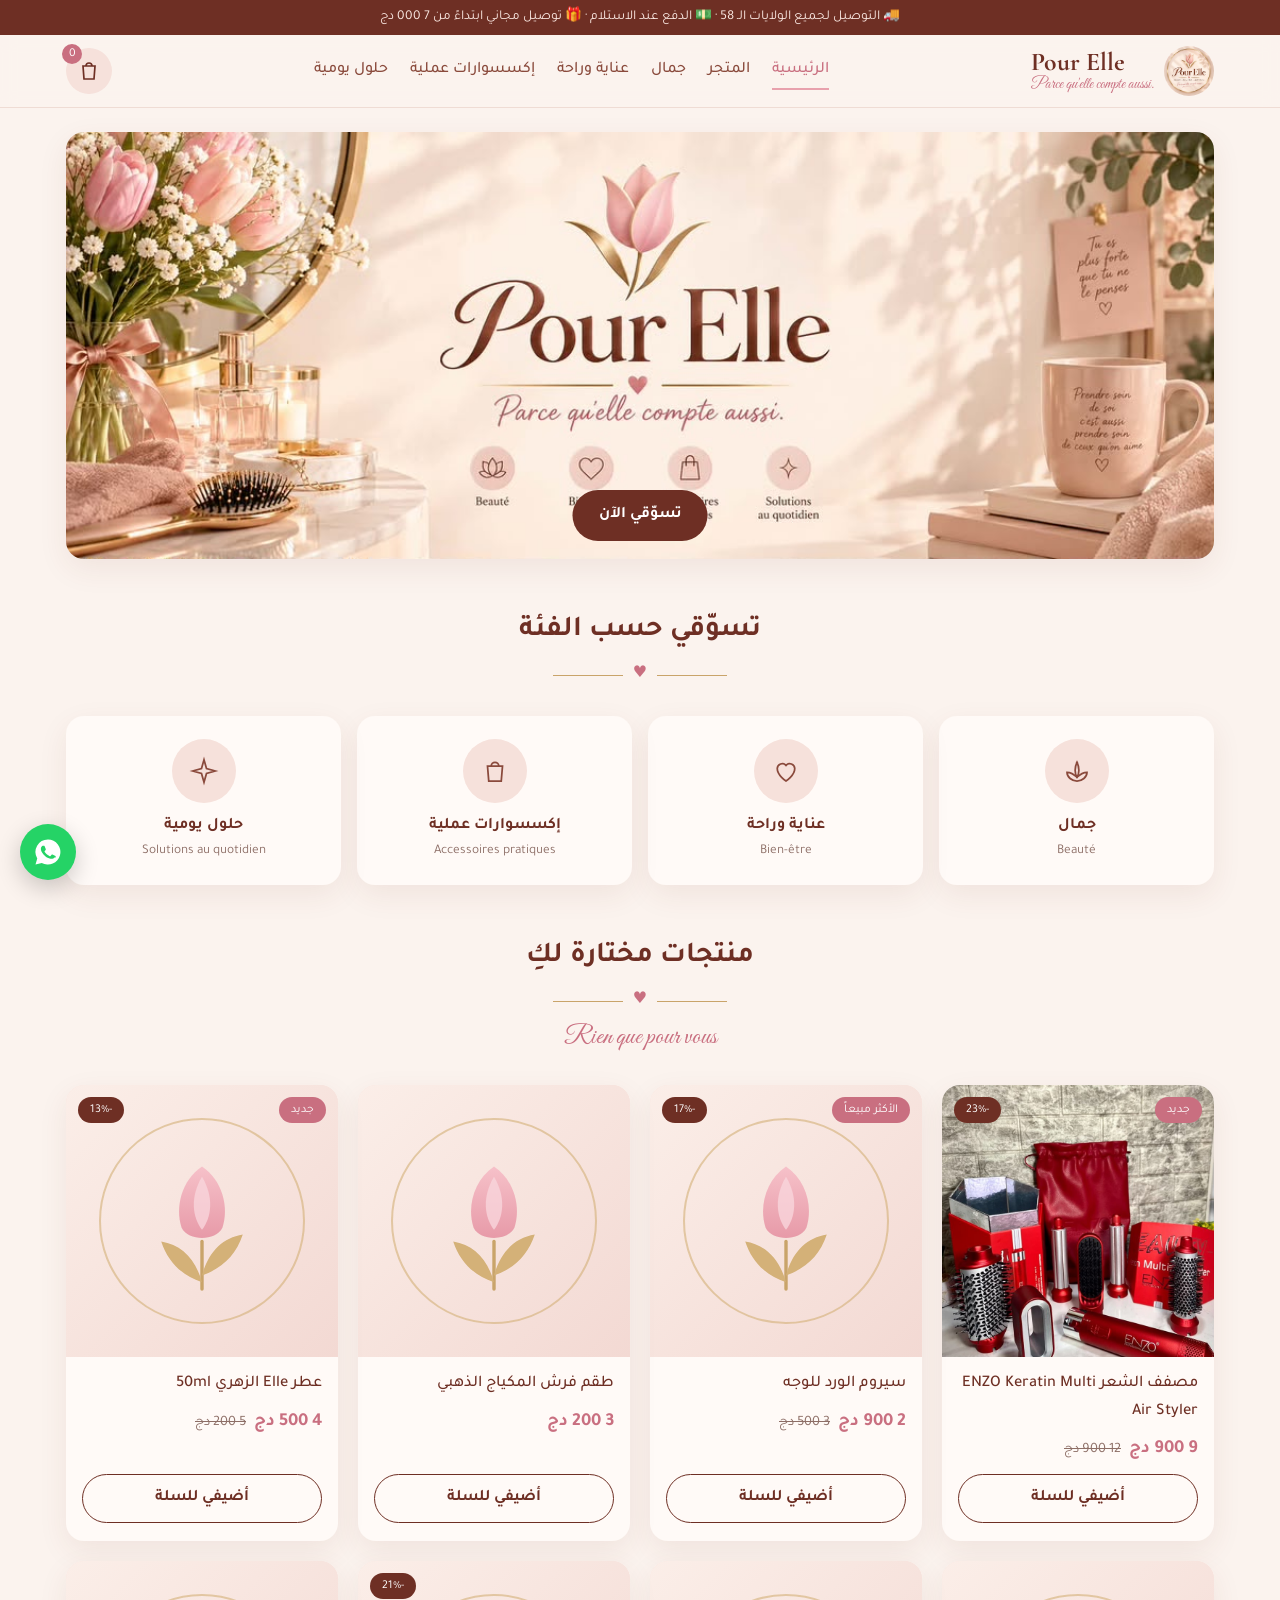
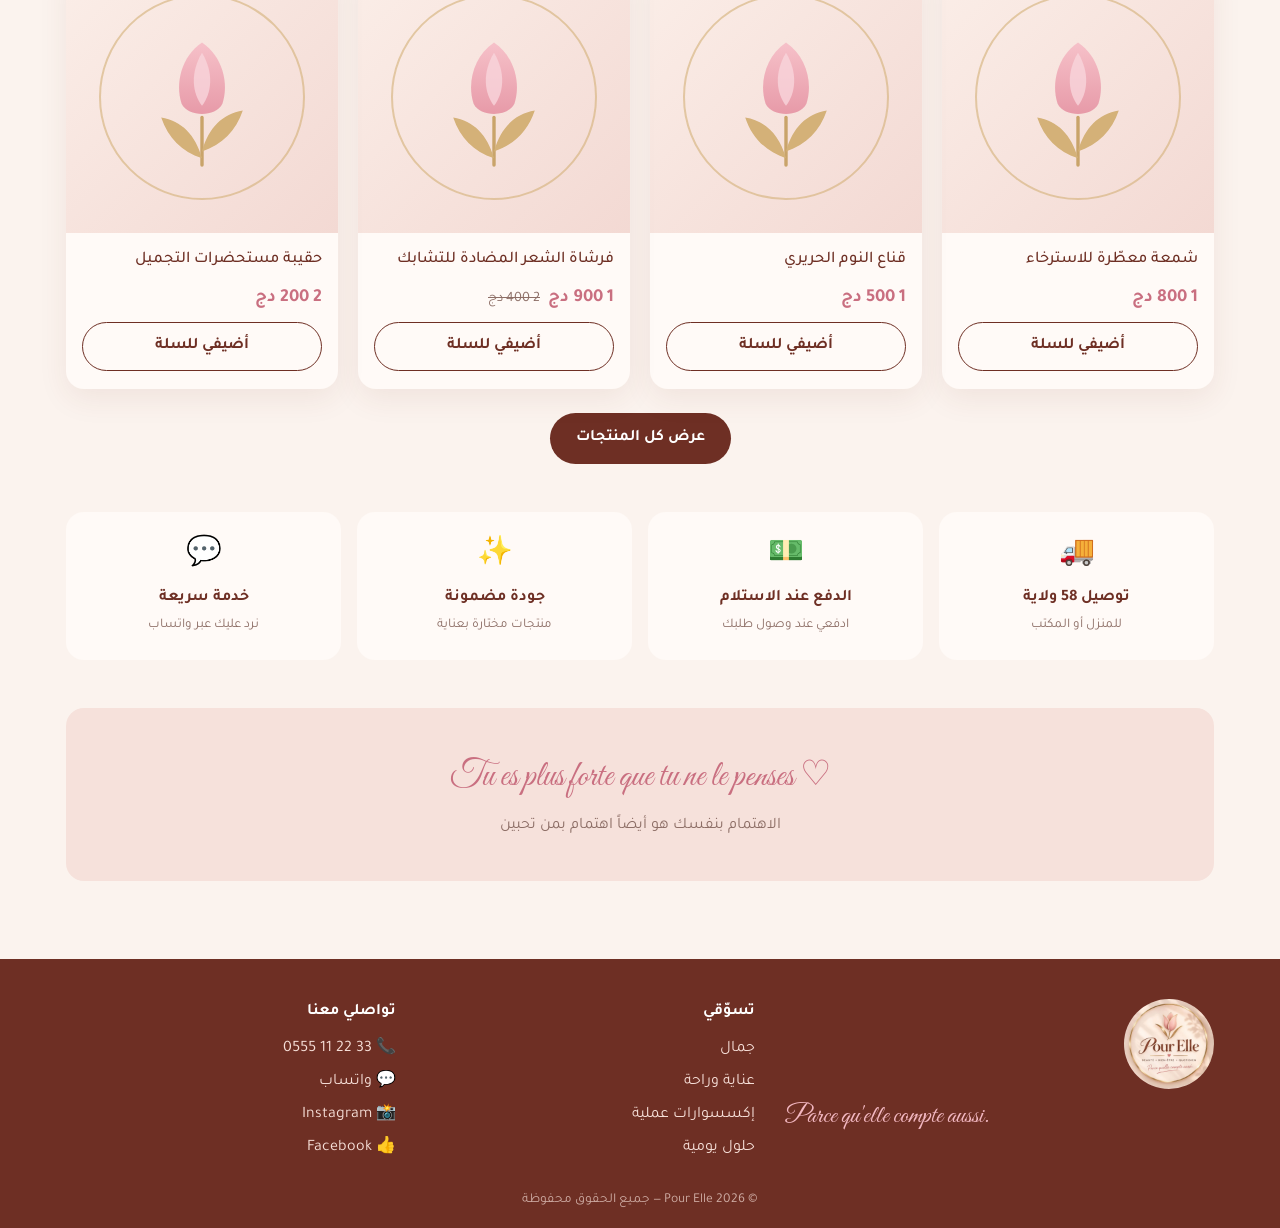
<file: index.html>
<!doctype html>
<html lang="ar" dir="rtl">
<head>
  <meta charset="utf-8">
  <meta name="viewport" content="width=device-width, initial-scale=1">
  <title>Pour Elle — Parce qu'elle compte aussi</title>
  <meta name="description" content="Pour Elle — متجر الجمال والعناية والإكسسوارات العملية للمرأة. الدفع عند الاستلام والتوصيل لـ 58 ولاية.">
  <meta property="og:title" content="Pour Elle">
  <meta property="og:description" content="Parce qu'elle compte aussi. — الدفع عند الاستلام لجميع الولايات">
  <meta property="og:image" content="assets/banner.jpg">
  <link rel="icon" href="assets/favicon.png">
  <link rel="preconnect" href="https://fonts.googleapis.com">
  <link rel="preconnect" href="https://fonts.gstatic.com" crossorigin>
  <link href="https://fonts.googleapis.com/css2?family=Cormorant+Garamond:wght@500;700&family=Great+Vibes&family=Tajawal:wght@400;500;700&display=swap" rel="stylesheet">
  <link rel="stylesheet" href="css/style.css">
</head>
<body>
  <div class="topbar">🚚 التوصيل لجميع الولايات الـ 58 · 💵 الدفع عند الاستلام <span id="freeShipNote"></span></div>

  <header class="header">
    <div class="container header-inner">
      <a href="#/" class="brand">
        <img src="assets/logo.jpg" alt="Pour Elle">
        <span class="brand-text"><b>Pour Elle</b><small>Parce qu'elle compte aussi.</small></span>
      </a>
      <nav class="nav" id="nav"></nav>
      <a href="#/cart" class="cart-btn" aria-label="السلة">
        <svg viewBox="0 0 24 24"><path d="M6 7h12l-1 13H7L6 7z"/><path d="M9 7a3 3 0 0 1 6 0"/></svg>
        <span class="cart-count" id="cartCount">0</span>
      </a>
    </div>
  </header>

  <main id="app" class="container"></main>

  <footer class="footer">
    <div class="container footer-grid">
      <div>
        <img src="assets/logo.jpg" alt="" class="footer-logo">
        <p class="script">Parce qu'elle compte aussi.</p>
      </div>
      <div>
        <h4>تسوّقي</h4>
        <ul id="footerCats"></ul>
      </div>
      <div>
        <h4>تواصلي معنا</h4>
        <ul id="footerContact"></ul>
      </div>
    </div>
    <p class="copy">© <span id="year"></span> Pour Elle — جميع الحقوق محفوظة</p>
  </footer>

  <a id="waFloat" class="wa-float" target="_blank" rel="noopener" aria-label="واتساب">
    <svg viewBox="0 0 24 24"><path d="M12 2a10 10 0 0 0-8.6 15.1L2 22l5-1.3A10 10 0 1 0 12 2zm5.4 14.2c-.2.6-1.3 1.2-1.8 1.2-.5.1-1 .2-3.4-.7-2.8-1.1-4.6-4-4.8-4.2-.1-.2-1.1-1.5-1.1-2.9s.7-2.1 1-2.4c.3-.3.6-.3.8-.3h.6c.2 0 .4 0 .6.5l.9 2.1c.1.2.1.4 0 .6l-.4.6-.4.4c-.1.2-.3.3-.1.6.2.3.8 1.3 1.7 2.1 1.2 1 2.1 1.3 2.4 1.5.3.1.5.1.6-.1l.9-1.1c.2-.3.4-.2.7-.1l2 1c.3.1.5.2.5.3.1.2.1.7-.1 1.3z"/></svg>
  </a>

  <div id="toast" class="toast"></div>

  <script src="js/config.js"></script>
  <script src="js/wilayas.js"></script>
  <script src="js/products.js"></script>
  <script src="js/app.js"></script>
</body>
</html>
</file>
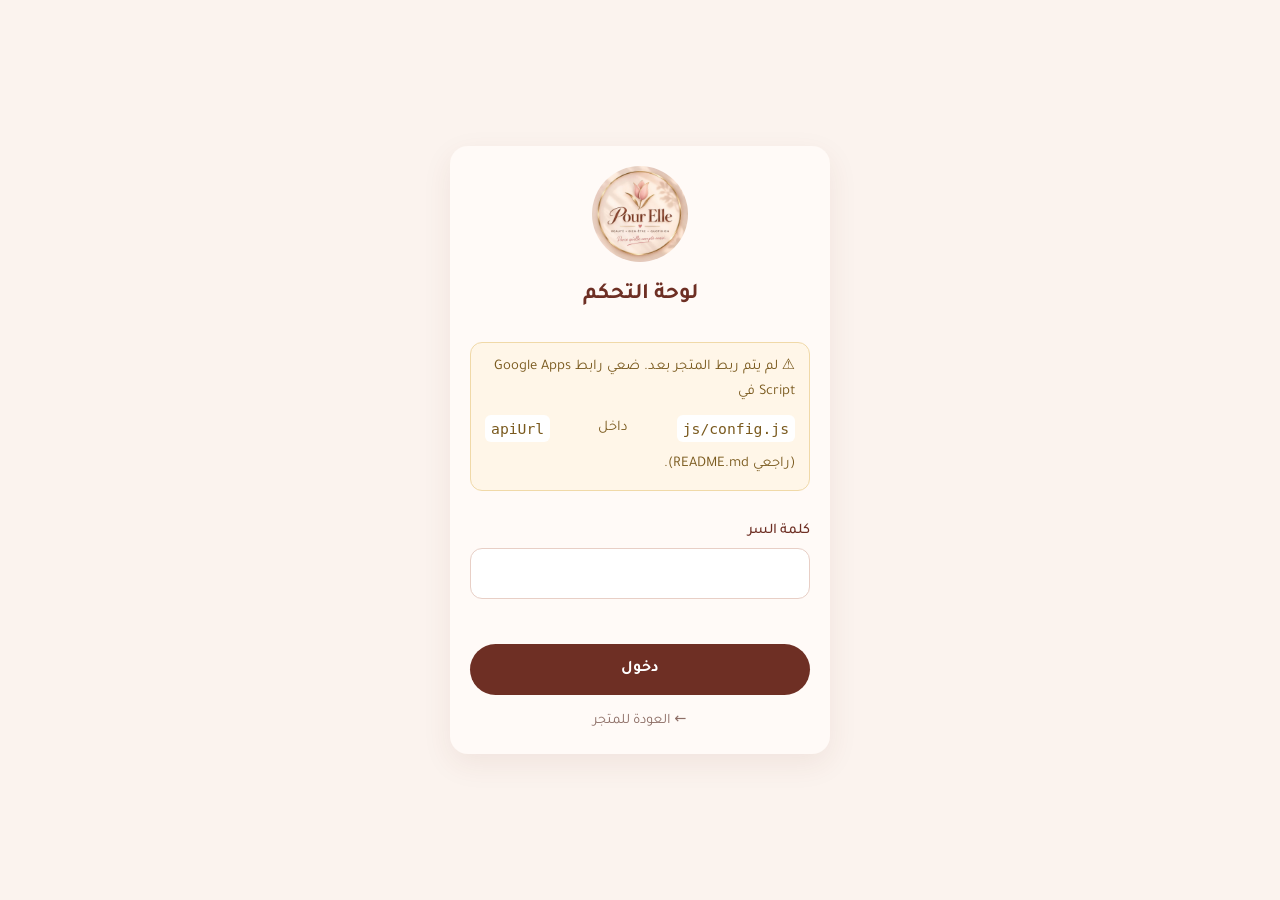
<file: admin.html>
<!doctype html>
<html lang="ar" dir="rtl">
<head>
  <meta charset="utf-8">
  <meta name="viewport" content="width=device-width, initial-scale=1">
  <meta name="robots" content="noindex, nofollow">
  <title>لوحة التحكم — Pour Elle</title>
  <link rel="icon" href="assets/favicon.png">
  <link rel="preconnect" href="https://fonts.googleapis.com">
  <link rel="preconnect" href="https://fonts.gstatic.com" crossorigin>
  <link href="https://fonts.googleapis.com/css2?family=Cormorant+Garamond:wght@500;700&family=Great+Vibes&family=Tajawal:wght@400;500;700&display=swap" rel="stylesheet">
  <link rel="stylesheet" href="css/style.css">
  <link rel="stylesheet" href="css/admin.css">
</head>
<body class="admin">
  <!-- تسجيل الدخول -->
  <section id="loginView" class="login-wrap">
    <form id="loginForm" class="panel login">
      <img src="assets/logo.jpg" alt="Pour Elle">
      <h1>لوحة التحكم</h1>
      <div id="setupNote" class="note" hidden>
        ⚠️ لم يتم ربط المتجر بعد. ضعي رابط Google Apps Script في <code>js/config.js</code> داخل <code>apiUrl</code> (راجعي README.md).
      </div>
      <div class="field"><label>كلمة السر</label><input type="password" name="password" required autocomplete="current-password"></div>
      <p class="form-error" id="loginError"></p>
      <button class="btn block" type="submit">دخول</button>
      <a href="./" class="back-link">← العودة للمتجر</a>
    </form>
  </section>

  <!-- اللوحة -->
  <section id="dashView" hidden>
    <header class="admin-header">
      <div class="container admin-header-inner">
        <a href="./" class="brand" target="_blank" rel="noopener">
          <img src="assets/logo.jpg" alt="">
          <span class="brand-text"><b>Pour Elle</b><small>لوحة التحكم</small></span>
        </a>
        <nav class="tabs">
          <button class="tab active" data-tab="orders">🧾 الطلبات <span class="pill" id="newBadge"></span></button>
          <button class="tab" data-tab="products">🛍️ المنتجات</button>
        </nav>
        <button class="btn outline small" id="logoutBtn">خروج</button>
      </div>
    </header>

    <main class="container">
      <!-- الطلبات -->
      <div id="ordersTab">
        <div class="stats" id="stats"></div>
        <div class="toolbar">
          <input class="search" id="orderSearch" type="search" placeholder="ابحثي بالاسم، الهاتف، رقم الطلب أو الولاية...">
          <button class="btn outline small" id="refreshOrders">↻ تحديث</button>
          <button class="btn outline small" id="exportCsv">⬇ تصدير Excel</button>
        </div>
        <div class="filters" id="statusFilters"></div>
        <div id="ordersList" class="orders"></div>
      </div>

      <!-- المنتجات -->
      <div id="productsTab" hidden>
        <div class="toolbar">
          <input class="search" id="productSearch" type="search" placeholder="ابحثي عن منتج...">
          <button class="btn small" id="addProduct">+ إضافة منتج</button>
        </div>
        <div id="importBox" class="note" hidden>
          لا توجد منتجات في لوحة التحكم بعد.
          <button class="btn pink small" id="importBtn">استيراد المنتجات الحالية من products.js</button>
        </div>
        <div id="productsList" class="admin-products"></div>
      </div>
    </main>
  </section>

  <!-- نافذة المنتج -->
  <dialog id="productDialog" class="dialog">
    <form id="productForm" class="form" method="dialog">
      <div class="dialog-head">
        <h2 id="dialogTitle">منتج جديد</h2>
        <button type="button" class="icon-btn" data-close aria-label="إغلاق">✕</button>
      </div>
      <div class="field"><label>اسم المنتج *</label><input name="name" required></div>
      <div class="row2">
        <div class="field"><label>الفئة</label><select name="category" id="catSelect"></select></div>
        <div class="field"><label>شارة (اختياري)</label><input name="badge" placeholder="جديد، الأكثر مبيعاً..."></div>
      </div>
      <div class="row2">
        <div class="field"><label>السعر (دج) *</label><input name="price" type="number" min="0" step="10" required></div>
        <div class="field"><label>السعر قبل التخفيض</label><input name="oldPrice" type="number" min="0" step="10"></div>
      </div>
      <div class="field"><label>الوصف</label><textarea name="description" rows="5"></textarea></div>
      <div class="field"><label>الخيارات (ألوان، أحجام... افصلي بفاصلة)</label><input name="options" placeholder="وردي, بيج, أسود"></div>
      <div class="field">
        <label>الصور (الأولى هي الصورة الرئيسية)</label>
        <div class="img-list" id="imgList"></div>
        <div class="img-actions">
          <label class="btn outline small upload-btn">📷 رفع صور<input type="file" id="imgUpload" accept="image/*" multiple hidden></label>
          <input id="imgUrl" type="url" placeholder="أو الصقي رابط صورة">
          <button type="button" class="btn outline small" id="addImgUrl">إضافة</button>
        </div>
        <small id="uploadStatus" class="muted"></small>
      </div>
      <div class="row2">
        <div class="field"><label>الترتيب في المتجر</label><input name="sort" type="number" step="1"></div>
        <label class="switch-row"><input type="checkbox" name="active" checked> ظاهر في المتجر</label>
      </div>
      <p class="form-error" id="productError"></p>
      <div class="dialog-actions">
        <button class="btn" type="submit" id="saveProduct">حفظ</button>
        <button class="btn outline" type="button" data-close>إلغاء</button>
      </div>
    </form>
  </dialog>

  <div id="toast" class="toast"></div>

  <script src="js/config.js"></script>
  <script src="js/products.js"></script>
  <script src="js/admin.js"></script>
</body>
</html>
</file>
<file: css/style.css>
:root {
  --cream: #fbf3ee;
  --blush: #f6e1db;
  --pink: #e8a1ad;
  --rose: #c96f80;
  --brown: #6e2f24;
  --brown-2: #8a4a3c;
  --gold: #c9a46a;
  --text: #4a2b25;
  --muted: #8d6e66;
  --white: #fffaf7;
  --radius: 18px;
  --shadow: 0 10px 30px rgba(110, 47, 36, .08);
}
* { box-sizing: border-box; margin: 0; padding: 0; }
html { scroll-behavior: smooth; }
body {
  font-family: "Tajawal", system-ui, sans-serif;
  background: var(--cream);
  color: var(--text);
  line-height: 1.7;
  min-height: 100vh;
  display: flex;
  flex-direction: column;
}
main { flex: 1; width: 100%; }
img { max-width: 100%; display: block; }
a { color: inherit; text-decoration: none; }
button, input, select, textarea { font: inherit; color: inherit; }
.container { width: 100%; max-width: 1180px; margin: 0 auto; padding: 0 16px; }
.script { font-family: "Great Vibes", cursive; color: var(--rose); font-size: 1.6rem; direction: ltr; }
.serif { font-family: "Cormorant Garamond", serif; }

/* Top bar & header */
.topbar { background: var(--brown); color: #fbe9e3; text-align: center; font-size: .85rem; padding: 6px 16px; }
.header { background: rgba(251, 243, 238, .92); backdrop-filter: blur(8px); position: sticky; top: 0; z-index: 50; border-bottom: 1px solid #efdcd4; }
.header-inner { display: flex; align-items: center; justify-content: space-between; gap: 16px; height: 72px; }
.brand { display: flex; align-items: center; gap: 10px; }
.brand img { width: 50px; height: 50px; border-radius: 50%; object-fit: cover; }
.brand-text { display: flex; flex-direction: column; line-height: 1.1; direction: ltr; text-align: left; }
.brand-text b { font-family: "Cormorant Garamond", serif; font-size: 1.6rem; color: var(--brown); }
.brand-text small { font-family: "Great Vibes", cursive; color: var(--rose); font-size: 1rem; }
.nav { display: flex; gap: 22px; }
.nav a { color: var(--brown-2); font-weight: 500; padding: 4px 0; border-bottom: 2px solid transparent; transition: .2s; }
.nav a:hover, .nav a.active { color: var(--rose); border-color: var(--pink); }
.cart-btn { position: relative; width: 46px; height: 46px; border-radius: 50%; background: var(--blush); display: grid; place-items: center; transition: .2s; }
.cart-btn:hover { background: var(--pink); }
.cart-btn svg { width: 24px; height: 24px; fill: none; stroke: var(--brown); stroke-width: 1.7; }
.cart-count { position: absolute; top: -4px; left: -4px; background: var(--rose); color: #fff; font-size: .75rem; min-width: 20px; height: 20px; border-radius: 10px; display: grid; place-items: center; padding: 0 5px; }
.cart-count.bump { animation: bump .4s; }
@keyframes bump { 50% { transform: scale(1.4); } }

/* Hero */
.hero { margin: 24px 0; border-radius: var(--radius); overflow: hidden; box-shadow: var(--shadow); position: relative; }
.hero img { width: 100%; height: auto; }
.hero-cta { position: absolute; bottom: 18px; left: 50%; transform: translateX(-50%); }

/* Buttons */
.btn { display: inline-flex; align-items: center; justify-content: center; gap: 8px; border: 0; cursor: pointer; padding: 12px 26px; border-radius: 999px; font-weight: 700; transition: .2s; background: var(--brown); color: #fff; }
.btn:hover { background: var(--rose); transform: translateY(-1px); }
.btn.outline { background: transparent; color: var(--brown); border: 1.5px solid var(--brown); }
.btn.outline:hover { background: var(--brown); color: #fff; }
.btn.pink { background: var(--rose); }
.btn.pink:hover { background: var(--brown); }
.btn.block { width: 100%; }
.btn:disabled { opacity: .6; cursor: wait; }

/* Sections */
.section { margin: 48px 0; }
.section-title { text-align: center; margin-bottom: 26px; }
.section-title h2 { color: var(--brown); font-size: 1.8rem; }
.section-title .divider { display: flex; align-items: center; justify-content: center; gap: 10px; margin-top: 6px; color: var(--rose); }
.section-title .divider::before, .section-title .divider::after { content: ""; height: 1px; width: 70px; background: var(--gold); }

/* Categories */
.cats { display: grid; grid-template-columns: repeat(4, 1fr); gap: 16px; }
.cat { background: var(--white); border-radius: var(--radius); padding: 22px 12px; text-align: center; box-shadow: var(--shadow); transition: .25s; border: 1px solid transparent; }
.cat:hover { transform: translateY(-4px); border-color: var(--pink); }
.cat .ico { width: 64px; height: 64px; border-radius: 50%; background: var(--blush); margin: 0 auto 10px; display: grid; place-items: center; }
.cat .ico svg { width: 30px; height: 30px; fill: none; stroke: var(--brown-2); stroke-width: 1.4; }
.cat b { display: block; color: var(--brown); }
.cat small { color: var(--muted); direction: ltr; display: block; }

/* Filters */
.filters { display: flex; flex-wrap: wrap; gap: 10px; justify-content: center; margin-bottom: 22px; }
.chip { border: 1px solid #e8cfc6; background: var(--white); padding: 7px 18px; border-radius: 999px; cursor: pointer; transition: .2s; }
.chip.active, .chip:hover { background: var(--brown); color: #fff; border-color: var(--brown); }
.search { display: block; max-width: 420px; margin: 0 auto 18px; width: 100%; padding: 11px 18px; border-radius: 999px; border: 1px solid #e8cfc6; background: var(--white); outline: none; }
.search:focus { border-color: var(--rose); }

/* Products */
.grid { display: grid; grid-template-columns: repeat(auto-fill, minmax(230px, 1fr)); gap: 20px; }
.card { background: var(--white); border-radius: var(--radius); overflow: hidden; box-shadow: var(--shadow); display: flex; flex-direction: column; transition: .25s; position: relative; }
.card:hover { transform: translateY(-4px); box-shadow: 0 16px 40px rgba(110, 47, 36, .14); }
.card .thumb { aspect-ratio: 1; background: var(--blush); overflow: hidden; }
.card .thumb img { width: 100%; height: 100%; object-fit: cover; transition: .4s; }
.card:hover .thumb img { transform: scale(1.05); }
.badge { position: absolute; top: 12px; right: 12px; background: var(--rose); color: #fff; font-size: .75rem; padding: 3px 12px; border-radius: 999px; z-index: 2; }
.badge.sale { right: auto; left: 12px; background: var(--brown); }
.card .body { padding: 14px 16px 18px; display: flex; flex-direction: column; gap: 8px; flex: 1; }
.card h3 { font-size: 1.02rem; color: var(--brown); font-weight: 500; }
.price { display: flex; align-items: baseline; gap: 8px; }
.price b { color: var(--rose); font-size: 1.15rem; }
.price s { color: var(--muted); font-size: .9rem; }
.card .btn { margin-top: auto; padding: 10px; }
.empty { text-align: center; padding: 60px 16px; color: var(--muted); }

/* Features */
.features { display: grid; grid-template-columns: repeat(4, 1fr); gap: 16px; }
.feature { text-align: center; padding: 20px 12px; background: var(--white); border-radius: var(--radius); }
.feature span { font-size: 1.8rem; }
.feature b { display: block; color: var(--brown); margin-top: 4px; }
.feature small { color: var(--muted); }

.quote { text-align: center; background: var(--blush); border-radius: var(--radius); padding: 40px 20px; }
.quote .script { font-size: 2.2rem; }

/* Product page */
.breadcrumb { margin: 22px 0; color: var(--muted); font-size: .9rem; }
.breadcrumb a:hover { color: var(--rose); }
.product { display: grid; grid-template-columns: 1fr 1fr; gap: 40px; margin-bottom: 48px; }
.product .gallery { background: var(--white); border-radius: var(--radius); overflow: hidden; box-shadow: var(--shadow); aspect-ratio: 1; }
.product .gallery img { width: 100%; height: 100%; object-fit: cover; }
.thumbs { display: grid; grid-template-columns: repeat(5, 1fr); gap: 8px; margin-top: 10px; }
.thumbs button { border: 2px solid transparent; border-radius: 12px; overflow: hidden; padding: 0; cursor: pointer; background: var(--blush); aspect-ratio: 1; opacity: .7; transition: .2s; }
.thumbs button.active, .thumbs button:hover { border-color: var(--rose); opacity: 1; }
.thumbs img { width: 100%; height: 100%; object-fit: cover; }
.product .desc { white-space: pre-line; }
.product h1 { color: var(--brown); font-size: 1.8rem; line-height: 1.3; }
.product .price b { font-size: 1.6rem; }
.product .desc { color: var(--muted); margin: 14px 0; }
.opt-label { font-weight: 700; margin: 10px 0 6px; color: var(--brown); }
.options { display: flex; flex-wrap: wrap; gap: 8px; }
.qty { display: inline-flex; align-items: center; border: 1px solid #e8cfc6; border-radius: 999px; overflow: hidden; background: var(--white); }
.qty button { width: 38px; height: 38px; border: 0; background: transparent; cursor: pointer; font-size: 1.2rem; color: var(--brown); }
.qty button:hover { background: var(--blush); }
.qty span { min-width: 34px; text-align: center; }
.actions { display: flex; gap: 10px; margin-top: 18px; flex-wrap: wrap; }
.actions .btn { flex: 1; min-width: 160px; }
.trust { margin-top: 20px; display: grid; gap: 6px; font-size: .92rem; color: var(--brown-2); background: var(--white); padding: 14px 18px; border-radius: 14px; }

/* Cart & checkout */
.page-title { color: var(--brown); margin: 28px 0 18px; font-size: 1.7rem; }
.cart-layout { display: grid; grid-template-columns: 1.5fr 1fr; gap: 28px; align-items: start; margin-bottom: 48px; }
.panel { background: var(--white); border-radius: var(--radius); box-shadow: var(--shadow); padding: 20px; }
.cart-item { display: grid; grid-template-columns: 76px 1fr auto; gap: 14px; align-items: center; padding: 14px 0; border-bottom: 1px solid #f1e2dc; }
.cart-item:last-child { border-bottom: 0; }
.cart-item img { width: 76px; height: 76px; border-radius: 12px; object-fit: cover; background: var(--blush); }
.cart-item h4 { color: var(--brown); font-weight: 500; font-size: 1rem; }
.cart-item small { color: var(--muted); }
.cart-item .right { text-align: left; display: flex; flex-direction: column; align-items: flex-end; gap: 6px; }
.remove { background: none; border: 0; color: var(--muted); cursor: pointer; font-size: .85rem; }
.remove:hover { color: var(--rose); }
.summary-row { display: flex; justify-content: space-between; padding: 6px 0; }
.summary-row.total { border-top: 1px dashed #e3c9c0; margin-top: 8px; padding-top: 12px; font-weight: 700; font-size: 1.15rem; color: var(--brown); }

.form { display: grid; gap: 14px; }
.form .row2 { display: grid; grid-template-columns: 1fr 1fr; gap: 12px; }
.field label { display: block; font-weight: 500; margin-bottom: 4px; color: var(--brown); font-size: .92rem; }
.field input, .field select, .field textarea { width: 100%; padding: 11px 14px; border-radius: 12px; border: 1px solid #e8cfc6; background: #fff; outline: none; transition: .2s; }
.field input:focus, .field select:focus, .field textarea:focus { border-color: var(--rose); box-shadow: 0 0 0 3px rgba(201, 111, 128, .15); }
.field .err { color: #c0392b; font-size: .8rem; display: none; }
.field.invalid input, .field.invalid select { border-color: #c0392b; }
.field.invalid .err { display: block; }
.delivery { display: grid; grid-template-columns: 1fr 1fr; gap: 10px; }
.delivery label { border: 1.5px solid #e8cfc6; border-radius: 12px; padding: 10px 12px; cursor: pointer; display: flex; gap: 8px; align-items: center; background: #fff; }
.delivery label:has(input:checked) { border-color: var(--rose); background: #fdf1ee; }
.delivery input { accent-color: var(--rose); }

.success { text-align: center; padding: 50px 20px; max-width: 560px; margin: 30px auto 60px; }
.success .check { width: 84px; height: 84px; border-radius: 50%; background: var(--blush); display: grid; place-items: center; margin: 0 auto 14px; font-size: 2.4rem; }
.success h2 { color: var(--brown); }

/* Footer */
.footer { background: var(--brown); color: #f6dfd8; margin-top: 30px; padding: 40px 0 16px; }
.footer-grid { display: grid; grid-template-columns: 1.3fr 1fr 1fr; gap: 30px; }
.footer-logo { width: 90px; border-radius: 50%; margin-bottom: 6px; }
.footer .script { color: #f3b8c2; }
.footer h4 { color: #fff; margin-bottom: 10px; }
.footer ul { list-style: none; display: grid; gap: 6px; }
.footer a:hover { color: #f3b8c2; }
.copy { text-align: center; margin-top: 26px; font-size: .85rem; opacity: .7; }

.wa-float { position: fixed; bottom: 20px; left: 20px; width: 56px; height: 56px; border-radius: 50%; background: #25d366; display: grid; place-items: center; box-shadow: 0 8px 24px rgba(0, 0, 0, .2); z-index: 60; transition: .2s; }
.wa-float:hover { transform: scale(1.08); }
.wa-float svg { width: 30px; height: 30px; fill: #fff; }

.toast { position: fixed; bottom: 90px; left: 50%; transform: translate(-50%, 30px); background: var(--brown); color: #fff; padding: 12px 22px; border-radius: 999px; opacity: 0; pointer-events: none; transition: .3s; z-index: 100; white-space: nowrap; }
.toast.show { opacity: 1; transform: translate(-50%, 0); }

/* Responsive */
@media (max-width: 900px) {
  .nav { display: none; }
  .cats, .features { grid-template-columns: repeat(2, 1fr); }
  .product, .cart-layout { grid-template-columns: 1fr; gap: 22px; }
  .footer-grid { grid-template-columns: 1fr; text-align: center; }
  .footer-logo { margin: 0 auto 6px; }
}
@media (max-width: 520px) {
  .brand-text small { display: none; }
  .grid { grid-template-columns: repeat(2, 1fr); gap: 12px; }
  .card .body { padding: 10px 12px 14px; }
  .card h3 { font-size: .92rem; }
  .form .row2, .delivery { grid-template-columns: 1fr; }
  .hero-cta { display: none; }
  .section-title h2 { font-size: 1.45rem; }
}
</file>
<file: css/admin.css>
/* لوحة التحكم */
.admin main { padding-bottom: 60px; }
.muted { color: var(--muted); }
.note { background: #fff6e8; border: 1px solid #f0d9a8; color: #7a5a1e; border-radius: 12px; padding: 12px 14px; margin: 14px 0; display: flex; flex-wrap: wrap; gap: 10px; align-items: center; justify-content: space-between; font-size: .92rem; }
.note code { background: #fff; padding: 1px 6px; border-radius: 6px; direction: ltr; display: inline-block; }
.form-error { color: #c0392b; font-size: .9rem; min-height: 1.2em; }
.btn.small { padding: 8px 16px; font-size: .9rem; }
.icon-btn { border: 0; background: var(--blush); width: 34px; height: 34px; border-radius: 50%; cursor: pointer; }
.icon-btn:hover { background: var(--pink); }

/* Login */
.login-wrap { min-height: 100vh; display: grid; place-items: center; padding: 16px; }
.login { width: 100%; max-width: 380px; display: grid; gap: 14px; text-align: center; }
.login img { width: 96px; height: 96px; border-radius: 50%; margin: 0 auto; }
.login h1 { color: var(--brown); font-size: 1.4rem; }
.login .field { text-align: right; }
.login .note { text-align: right; }
.back-link { color: var(--muted); font-size: .9rem; }

/* Header */
.admin-header { background: var(--white); border-bottom: 1px solid #efdcd4; position: sticky; top: 0; z-index: 40; }
.admin-header-inner { display: flex; align-items: center; justify-content: space-between; gap: 12px; min-height: 68px; flex-wrap: wrap; padding-top: 6px; padding-bottom: 6px; }
.tabs { display: flex; gap: 6px; background: var(--cream); padding: 4px; border-radius: 999px; }
.tab { border: 0; background: transparent; padding: 8px 16px; border-radius: 999px; cursor: pointer; font-weight: 500; color: var(--brown-2); display: flex; align-items: center; gap: 6px; }
.tab.active { background: var(--brown); color: #fff; }
.pill { background: var(--rose); color: #fff; border-radius: 999px; font-size: .72rem; padding: 0 7px; min-width: 18px; }
.pill:empty { display: none; }

/* Stats */
.stats { display: grid; grid-template-columns: repeat(4, 1fr); gap: 14px; margin: 22px 0; }
.stat { background: var(--white); border-radius: var(--radius); padding: 16px; box-shadow: var(--shadow); }
.stat small { color: var(--muted); display: block; }
.stat b { color: var(--brown); font-size: 1.5rem; }

.toolbar { display: flex; gap: 10px; align-items: center; flex-wrap: wrap; margin: 18px 0 12px; }
.toolbar .search { margin: 0; flex: 1; min-width: 200px; max-width: none; }
.filters { justify-content: flex-start; }
.chip .count { opacity: .7; font-size: .8rem; margin-inline-start: 4px; }

/* Orders */
.orders { display: grid; gap: 12px; }
.order { background: var(--white); border-radius: var(--radius); box-shadow: var(--shadow); padding: 16px 18px; display: grid; grid-template-columns: 1.3fr 1.6fr auto; gap: 14px 20px; align-items: start; border-inline-start: 5px solid var(--st, var(--pink)); }
.order h3 { color: var(--brown); font-size: 1.05rem; }
.order .meta { color: var(--muted); font-size: .85rem; }
.order .items { font-size: .93rem; }
.order .total { color: var(--rose); font-weight: 700; }
.order .side { display: grid; gap: 8px; justify-items: end; }
.order select { padding: 8px 12px; border-radius: 10px; border: 1px solid #e8cfc6; background: #fff; font-weight: 700; color: var(--st, var(--brown)); }
.contact { display: flex; gap: 6px; }
.contact a { background: var(--blush); border-radius: 999px; padding: 4px 12px; font-size: .85rem; }
.contact a:hover { background: var(--pink); }
.contact a.wa { background: #dff6e7; color: #137a3a; }
.del-order { background: none; border: 0; color: var(--muted); cursor: pointer; font-size: .8rem; }
.del-order:hover { color: #c0392b; }

/* Products */
.admin-products { display: grid; grid-template-columns: repeat(auto-fill, minmax(260px, 1fr)); gap: 14px; }
.ap { background: var(--white); border-radius: var(--radius); box-shadow: var(--shadow); display: grid; grid-template-columns: 84px 1fr; gap: 12px; padding: 12px; align-items: center; }
.ap.off { opacity: .55; }
.ap img { width: 84px; height: 84px; border-radius: 12px; object-fit: cover; background: var(--blush); }
.ap h4 { color: var(--brown); font-weight: 500; font-size: .98rem; line-height: 1.4; }
.ap .row { display: flex; gap: 6px; margin-top: 6px; flex-wrap: wrap; }
.ap .row button { border: 1px solid #e8cfc6; background: #fff; border-radius: 999px; padding: 3px 12px; cursor: pointer; font-size: .82rem; }
.ap .row button:hover { border-color: var(--rose); color: var(--rose); }

/* Dialog */
.dialog { border: 0; border-radius: var(--radius); padding: 0; width: min(640px, calc(100% - 24px)); max-height: calc(100vh - 24px); margin: auto; box-shadow: 0 30px 80px rgba(0, 0, 0, .25); background: var(--white); color: var(--text); }
.dialog::backdrop { background: rgba(74, 43, 37, .45); }
.dialog form { padding: 20px; }
.dialog-head { display: flex; justify-content: space-between; align-items: center; }
.dialog-head h2 { color: var(--brown); font-size: 1.3rem; }
.dialog-actions { display: flex; gap: 10px; }
.dialog-actions .btn { flex: 1; }
.img-list { display: flex; flex-wrap: wrap; gap: 8px; margin-bottom: 8px; }
.img-item { position: relative; width: 78px; height: 78px; border-radius: 10px; overflow: hidden; background: var(--blush); border: 2px solid transparent; }
.img-item:first-child { border-color: var(--rose); }
.img-item img { width: 100%; height: 100%; object-fit: cover; }
.img-item button { position: absolute; top: 3px; left: 3px; width: 22px; height: 22px; border-radius: 50%; border: 0; background: rgba(0, 0, 0, .55); color: #fff; cursor: pointer; font-size: .7rem; line-height: 1; }
.img-item .mv { left: auto; right: 3px; }
.img-actions { display: flex; gap: 8px; flex-wrap: wrap; align-items: center; }
.img-actions input[type=url] { flex: 1; min-width: 160px; padding: 8px 12px; border-radius: 10px; border: 1px solid #e8cfc6; }
.upload-btn { cursor: pointer; }
.switch-row { display: flex; align-items: center; gap: 8px; font-weight: 500; color: var(--brown); padding-top: 24px; }
.switch-row input { width: 18px; height: 18px; accent-color: var(--rose); }

@media (max-width: 900px) {
  .stats { grid-template-columns: repeat(2, 1fr); }
  .order { grid-template-columns: 1fr; }
  .order .side { justify-items: start; grid-auto-flow: column; justify-content: space-between; align-items: center; }
}
@media (max-width: 520px) {
  .admin-header-inner .brand-text { display: none; }
  .tab { padding: 7px 11px; font-size: .9rem; }
  .stat b { font-size: 1.2rem; }
  .order .side { grid-auto-flow: row; }
}
</file>
